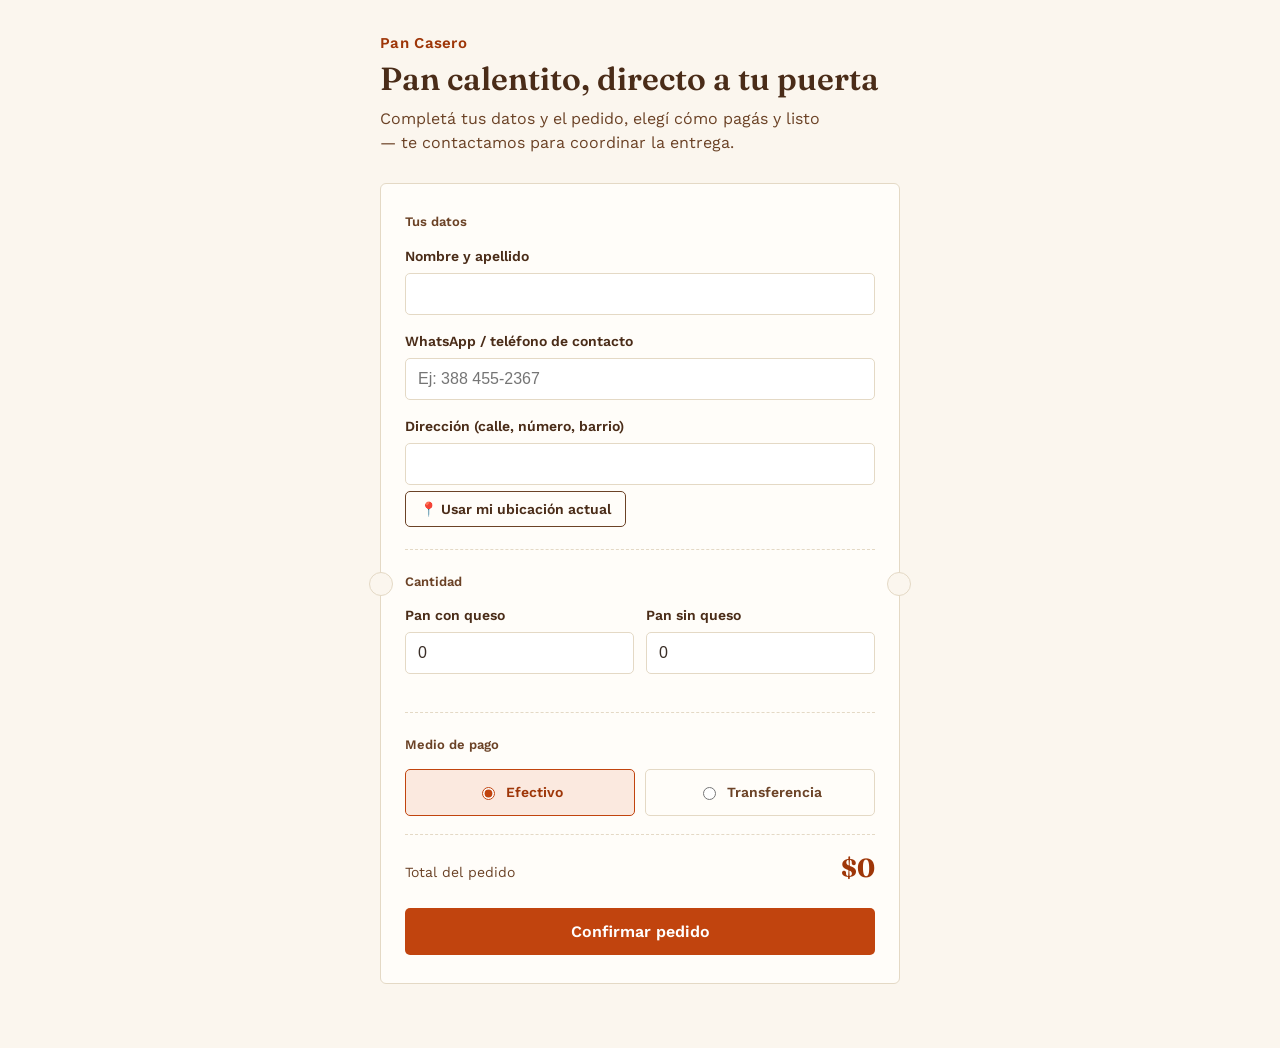
<file: index.html>
<!DOCTYPE html>
<html lang="es">
<head>
<meta charset="UTF-8">
<meta name="viewport" content="width=device-width, initial-scale=1.0">
<title>Hacé tu pedido de pan casero</title>
<link rel="preconnect" href="https://fonts.googleapis.com">
<link href="https://fonts.googleapis.com/css2?family=Fraunces:wght@500;600&family=Work+Sans:wght@400;500;600&display=swap" rel="stylesheet">
<link rel="stylesheet" href="css/style.css">
</head>
<body>

<div class="pagina">
  <div class="hero">
    <div class="hero__negocio" id="nombreNegocio">Pan Casero</div>
    <h1>Pan calentito, directo a tu puerta</h1>
    <p>Completá tus datos y el pedido, elegí cómo pagás y listo — te contactamos para coordinar la entrega.</p>
  </div>

  <form class="ticket" id="formPedido">

    <div class="ticket__seccion">
      <p class="ticket__titulo">Tus datos</p>
      <div class="campo">
        <label for="nombre">Nombre y apellido</label>
        <input type="text" id="nombre" name="nombre" required autocomplete="name">
      </div>
      <div class="campo">
        <label for="contacto">WhatsApp / teléfono de contacto</label>
        <input type="tel" id="contacto" name="contacto" required autocomplete="tel" placeholder="Ej: 388 455-2367">
      </div>
      <div class="campo" style="margin-bottom: 6px;">
        <label for="direccion">Dirección (calle, número, barrio)</label>
        <input type="text" id="direccion" name="direccion" required autocomplete="street-address">
      </div>
      <button type="button" class="boton-ubicacion" id="btnUbicacion">📍 Usar mi ubicación actual</button>
      <div class="estado-ubicacion" id="estadoUbicacion"></div>
    </div>

    <div class="ticket__seccion">
      <p class="ticket__titulo">Cantidad</p>
      <div class="fila-cantidad">
        <div class="campo">
          <label for="conQueso">Pan con queso</label>
          <input type="number" id="conQueso" name="conQueso" min="0" value="0" inputmode="numeric">
        </div>
        <div class="campo">
          <label for="sinQueso">Pan sin queso</label>
          <input type="number" id="sinQueso" name="sinQueso" min="0" value="0" inputmode="numeric">
        </div>
      </div>
    </div>

    <div class="ticket__seccion">
      <p class="ticket__titulo">Medio de pago</p>
      <div class="pago-opciones">
        <label>
          <input type="radio" name="medioPago" value="Efectivo" checked>
          Efectivo
        </label>
        <label>
          <input type="radio" name="medioPago" value="Transferencia">
          Transferencia
        </label>
      </div>
      <div class="nota-transferencia" id="notaTransferencia"></div>

      <div class="total-linea">
        <span>Total del pedido</span>
        <strong id="totalPagar">$0</strong>
      </div>
    </div>

    <button type="submit" class="boton-primario" id="btnEnviar">Confirmar pedido</button>
    <div class="mensaje-error" id="mensajeError"></div>
    <div class="mensaje-confirmacion" id="mensajeConfirmacion">
      ¡Gracias! Tu pedido fue recibido. Te contactamos por WhatsApp para coordinar la entrega.
    </div>
  </form>
</div>

<script src="js/config.js"></script>
<script src="js/form.js"></script>
</body>
</html>
</file>
<file: css/style.css>
/* ============================================================
   Paleta e identidad — "ticket de panadería"
   ============================================================ */
:root {
  --cream: #FBF6EE;
  --surface: #FFFDF9;
  --crust: #6B4226;
  --crust-dark: #4A2C18;
  --paprika: #C1440E;
  --paprika-dark: #9E3608;
  --ink: #3A2E27;
  --sage: #4B7F52;
  --sage-bg: #E7F0E5;
  --amber: #B4700D;
  --amber-bg: #FBECD3;
  --line: #E4D9C5;

  --font-display: "Fraunces", Georgia, serif;
  --font-body: "Work Sans", "Segoe UI", sans-serif;
}

* { box-sizing: border-box; }

html, body {
  margin: 0;
  padding: 0;
  background: var(--cream);
  color: var(--ink);
  font-family: var(--font-body);
  font-size: 16px;
  line-height: 1.5;
}

h1, h2, h3 {
  font-family: var(--font-display);
  color: var(--crust-dark);
  margin: 0;
}

a { color: var(--paprika-dark); }

button {
  font-family: var(--font-body);
  cursor: pointer;
}

button:focus-visible,
input:focus-visible,
select:focus-visible,
a:focus-visible {
  outline: 3px solid var(--paprika);
  outline-offset: 2px;
}

@media (prefers-reduced-motion: reduce) {
  * { transition: none !important; animation: none !important; }
}

/* ============================================================
   Layout general
   ============================================================ */
.pagina {
  max-width: 560px;
  margin: 0 auto;
  padding: 32px 20px 64px;
}

.pagina--ancha {
  max-width: 980px;
}

.hero {
  margin-bottom: 28px;
}

.hero__negocio {
  font-size: 15px;
  letter-spacing: 0.02em;
  color: var(--paprika-dark);
  font-weight: 600;
  margin-bottom: 6px;
}

.hero h1 {
  font-size: 32px;
  font-weight: 600;
  line-height: 1.15;
}

.hero p {
  margin-top: 10px;
  color: var(--crust);
  max-width: 46ch;
}

/* ============================================================
   El "ticket" — tarjeta del formulario con muescas laterales
   ============================================================ */
.ticket {
  position: relative;
  background: var(--surface);
  border: 1px solid var(--line);
  border-radius: 6px;
  padding: 28px 24px;
}

.ticket::before,
.ticket::after {
  content: "";
  position: absolute;
  width: 22px;
  height: 22px;
  background: var(--cream);
  border: 1px solid var(--line);
  border-radius: 50%;
  top: 50%;
  transform: translateY(-50%);
}
.ticket::before { left: -12px; }
.ticket::after { right: -12px; }

.ticket__seccion + .ticket__seccion {
  margin-top: 22px;
  padding-top: 22px;
  border-top: 1px dashed var(--line);
}

.ticket__titulo {
  font-size: 13px;
  font-weight: 600;
  color: var(--crust);
  margin: 0 0 14px;
}

/* ============================================================
   Formulario
   ============================================================ */
.campo {
  margin-bottom: 16px;
}

.campo label {
  display: block;
  font-size: 14px;
  font-weight: 600;
  color: var(--crust-dark);
  margin-bottom: 6px;
}

.campo input[type="text"],
.campo input[type="tel"],
.campo input[type="number"] {
  width: 100%;
  padding: 11px 12px;
  border: 1px solid var(--line);
  border-radius: 5px;
  background: #fff;
  color: var(--ink);
  font-size: 16px;
}

.fila-cantidad {
  display: grid;
  grid-template-columns: 1fr 1fr;
  gap: 12px;
}

.boton-ubicacion {
  display: inline-flex;
  align-items: center;
  gap: 8px;
  background: transparent;
  border: 1px solid var(--crust);
  color: var(--crust-dark);
  padding: 9px 14px;
  border-radius: 5px;
  font-size: 14px;
  font-weight: 600;
}
.boton-ubicacion:hover { background: var(--sage-bg); }

.estado-ubicacion {
  margin-top: 8px;
  font-size: 13px;
  color: var(--sage);
}
.estado-ubicacion a { margin-left: 6px; }

.pago-opciones {
  display: flex;
  gap: 10px;
}

.pago-opciones label {
  flex: 1;
  display: flex;
  align-items: center;
  justify-content: center;
  gap: 8px;
  border: 1px solid var(--line);
  border-radius: 5px;
  padding: 12px 10px;
  font-size: 14px;
  font-weight: 600;
  color: var(--crust);
  cursor: pointer;
}

.pago-opciones input { accent-color: var(--paprika); }

.pago-opciones label:has(input:checked) {
  border-color: var(--paprika);
  background: #FBE9DF;
  color: var(--paprika-dark);
}

.nota-transferencia {
  margin-top: 10px;
  font-size: 13px;
  color: var(--crust);
  background: var(--cream);
  border: 1px dashed var(--line);
  border-radius: 5px;
  padding: 10px 12px;
  display: none;
}

.total-linea {
  display: flex;
  justify-content: space-between;
  align-items: baseline;
  margin-top: 18px;
  padding-top: 14px;
  border-top: 1px dashed var(--line);
}

.total-linea span:first-child {
  font-size: 14px;
  color: var(--crust);
}

.total-linea strong {
  font-family: var(--font-display);
  font-size: 26px;
  color: var(--paprika-dark);
}

.boton-primario {
  width: 100%;
  margin-top: 20px;
  background: var(--paprika);
  color: #fff;
  border: none;
  border-radius: 5px;
  padding: 14px;
  font-size: 16px;
  font-weight: 600;
}
.boton-primario:hover { background: var(--paprika-dark); }
.boton-primario:disabled { opacity: 0.6; cursor: not-allowed; }

.mensaje-confirmacion {
  display: none;
  margin-top: 20px;
  background: var(--sage-bg);
  border: 1px solid var(--sage);
  color: #2E4F32;
  border-radius: 6px;
  padding: 16px;
  font-size: 14px;
}

.mensaje-error {
  display: none;
  margin-top: 14px;
  background: #FBE4DE;
  border: 1px solid var(--paprika);
  color: var(--paprika-dark);
  border-radius: 6px;
  padding: 12px;
  font-size: 13px;
}

/* ============================================================
   Panel de administración
   ============================================================ */
.admin-header {
  display: flex;
  flex-wrap: wrap;
  align-items: center;
  justify-content: space-between;
  gap: 14px;
  margin-bottom: 22px;
}

.admin-acciones {
  display: flex;
  gap: 10px;
  flex-wrap: wrap;
}

.boton-secundario {
  background: var(--surface);
  border: 1px solid var(--crust);
  color: var(--crust-dark);
  border-radius: 5px;
  padding: 9px 14px;
  font-size: 14px;
  font-weight: 600;
}
.boton-secundario:hover { background: var(--sage-bg); }

.resumen-barra {
  display: flex;
  gap: 24px;
  background: var(--surface);
  border: 1px solid var(--line);
  border-radius: 6px;
  padding: 14px 18px;
  margin-bottom: 20px;
  flex-wrap: wrap;
}

.resumen-item .valor {
  font-family: var(--font-display);
  font-size: 22px;
  color: var(--crust-dark);
  display: block;
}
.resumen-item .etiqueta {
  font-size: 12px;
  color: var(--crust);
}

.tabla-envoltorio {
  overflow-x: auto;
  border: 1px solid var(--line);
  border-radius: 6px;
  background: var(--surface);
}

table.pedidos {
  width: 100%;
  border-collapse: collapse;
  font-size: 14px;
  min-width: 900px;
}

table.pedidos th,
table.pedidos td {
  padding: 10px 12px;
  text-align: left;
  border-bottom: 1px solid var(--line);
  white-space: nowrap;
}

table.pedidos th {
  position: sticky;
  top: 0;
  background: var(--crust);
  color: #fff;
  font-weight: 600;
  z-index: 1;
}

table.pedidos tbody tr:hover { background: var(--cream); }

.pill {
  display: inline-block;
  padding: 3px 10px;
  border-radius: 999px;
  font-size: 12px;
  font-weight: 600;
}
.pill--pendiente { background: var(--amber-bg); color: var(--amber); }
.pill--enviado { background: var(--sage-bg); color: var(--sage); }

.accion-fila {
  display: flex;
  gap: 6px;
}

.accion-fila button, .accion-fila a {
  font-size: 12px;
  padding: 6px 10px;
  border-radius: 5px;
  border: 1px solid var(--line);
  background: #fff;
  color: var(--crust-dark);
  text-decoration: none;
  font-weight: 600;
}
.accion-fila .whatsapp { border-color: var(--sage); color: var(--sage); }
.accion-fila .whatsapp:hover { background: var(--sage-bg); }

.vacio {
  padding: 40px 20px;
  text-align: center;
  color: var(--crust);
}

/* ============================================================
   Portal de PIN (panel de administración)
   ============================================================ */
.pin-overlay {
  position: fixed;
  inset: 0;
  background: var(--cream);
  display: flex;
  align-items: center;
  justify-content: center;
  z-index: 10;
}

.pin-caja {
  background: var(--surface);
  border: 1px solid var(--line);
  border-radius: 6px;
  padding: 28px;
  width: 100%;
  max-width: 320px;
  text-align: center;
}

.pin-caja input {
  width: 100%;
  margin-top: 14px;
  padding: 11px 12px;
  font-size: 20px;
  letter-spacing: 4px;
  text-align: center;
  border: 1px solid var(--line);
  border-radius: 5px;
}

.pin-caja .error {
  color: var(--paprika-dark);
  font-size: 13px;
  margin-top: 10px;
  display: none;
}

@media (max-width: 640px) {
  .admin-header { flex-direction: column; align-items: flex-start; }
}
</file>
